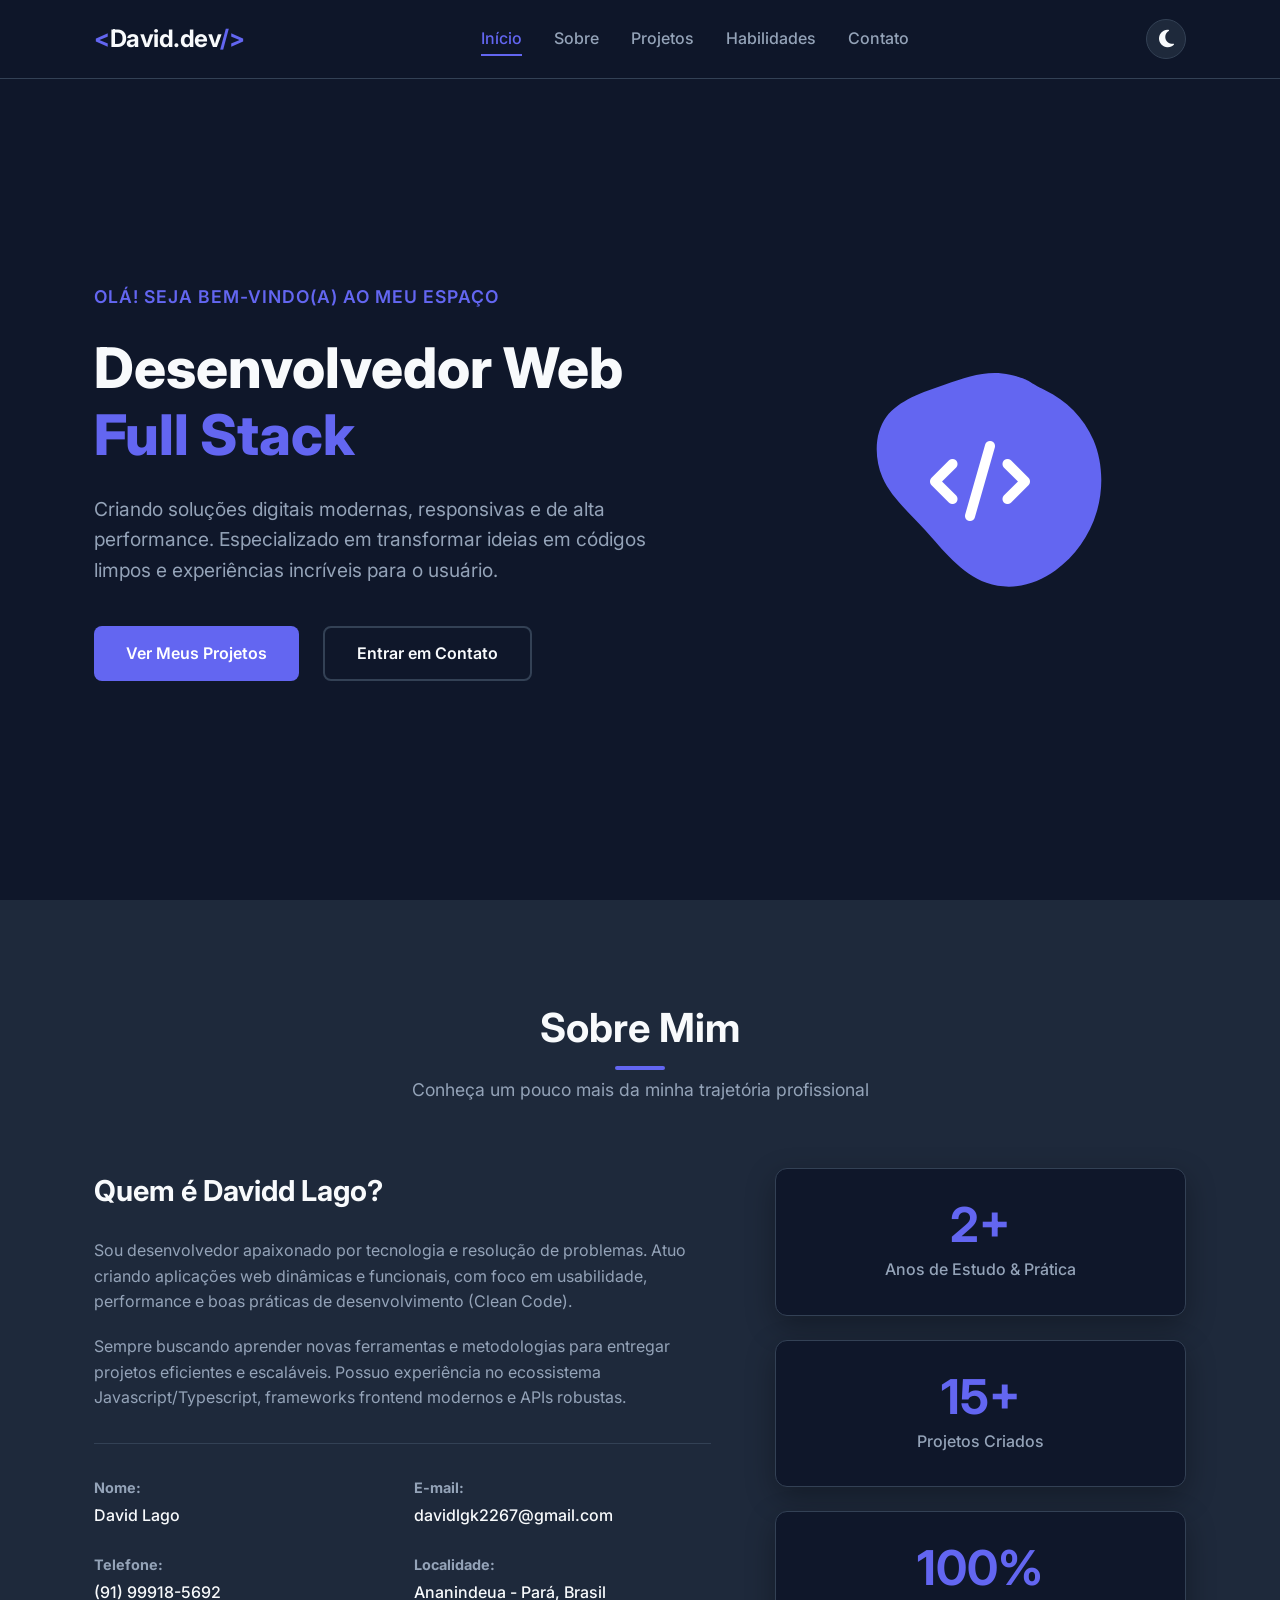
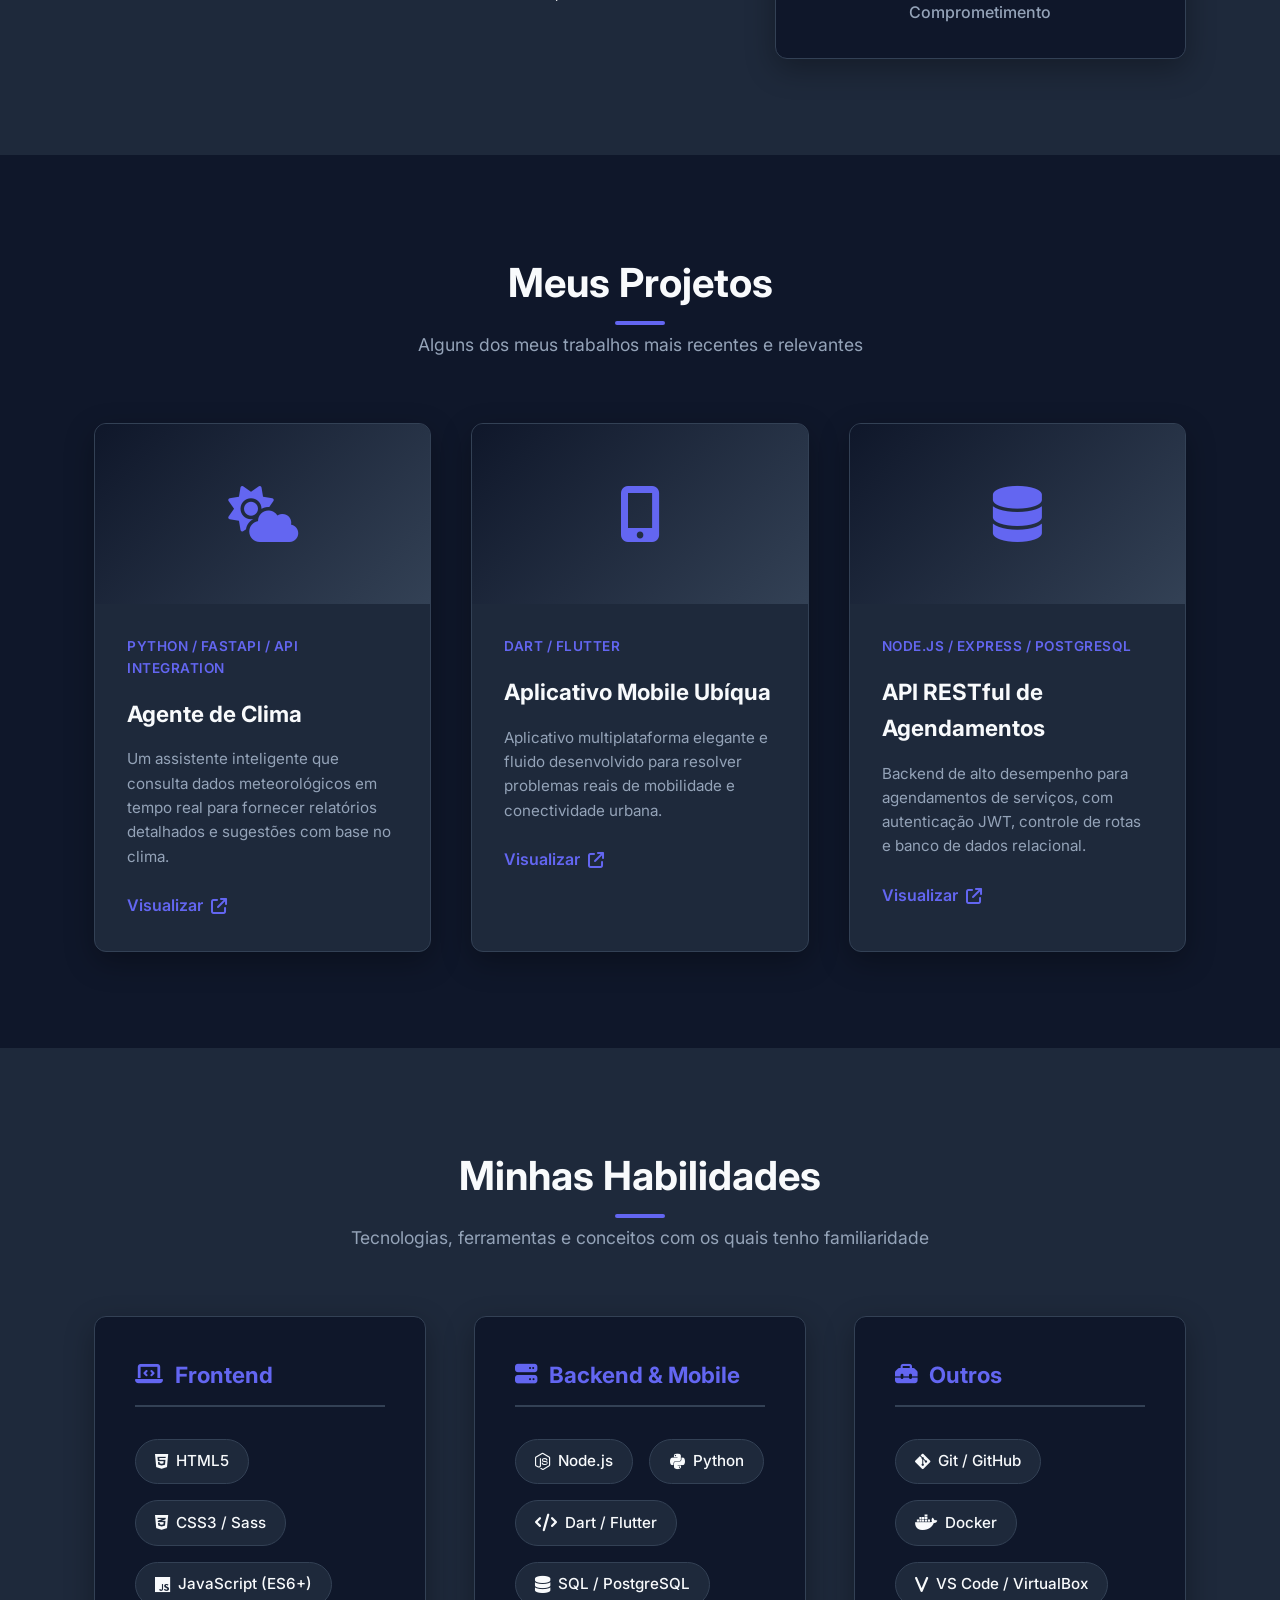
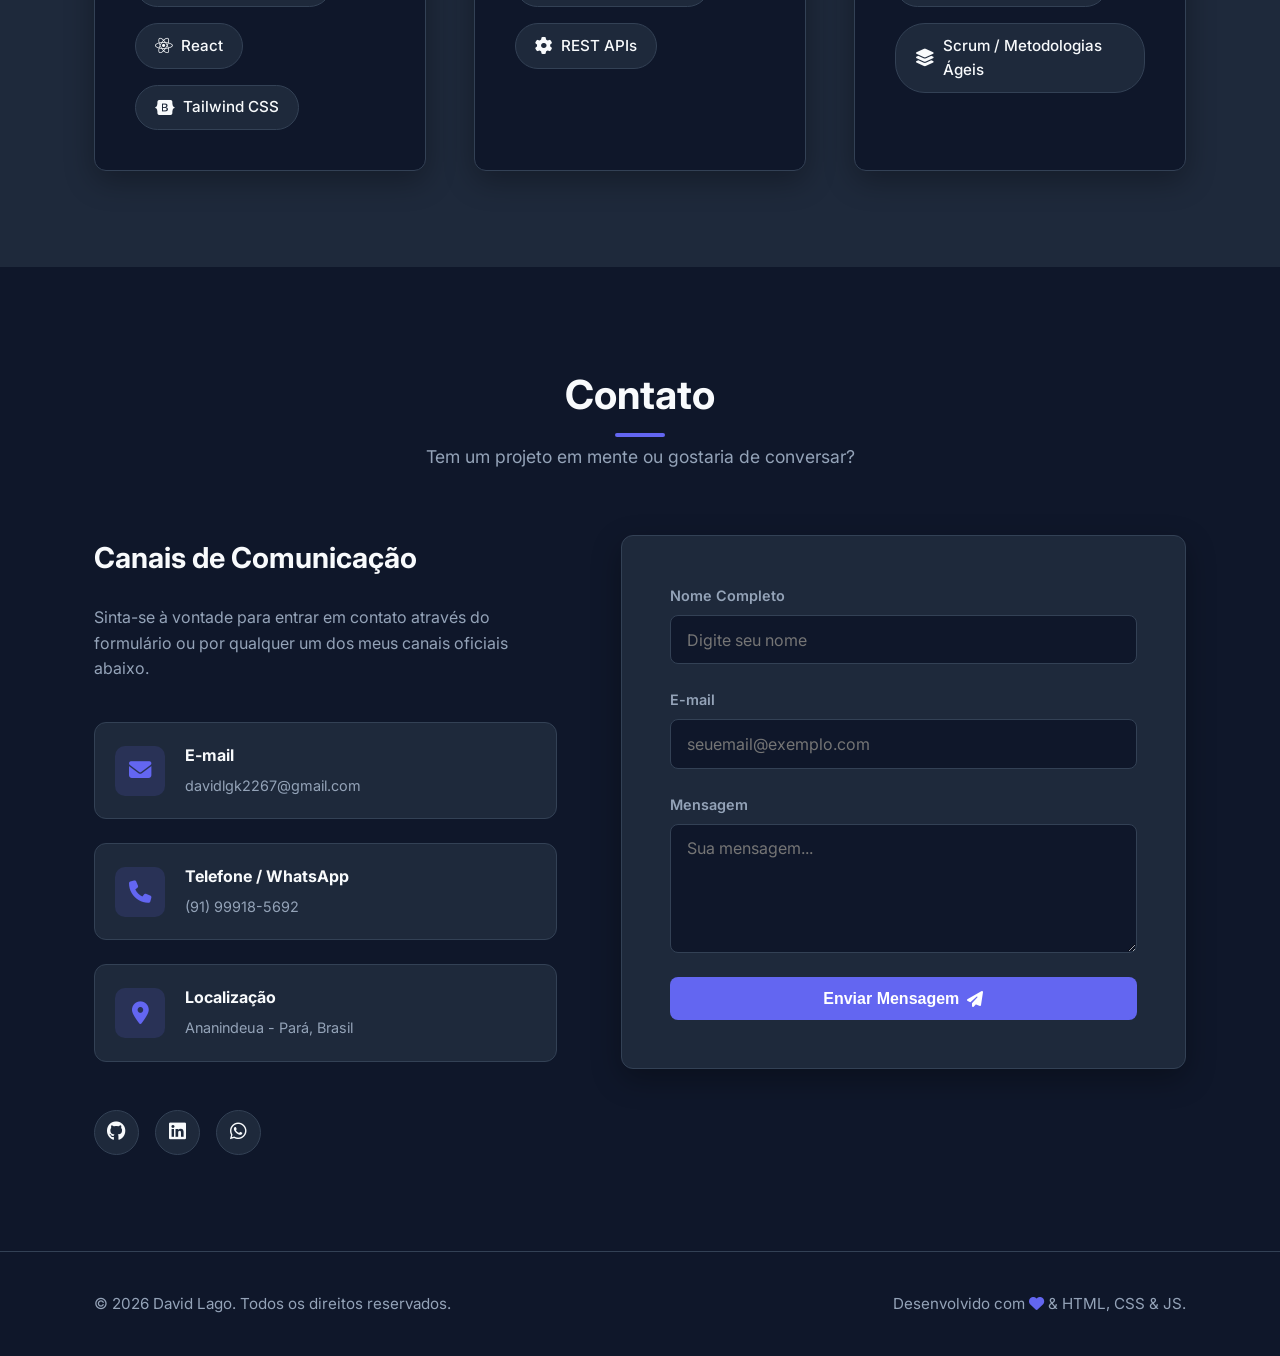
<file: index.html>
<!DOCTYPE html>
<html lang="pt-BR">
<head>
    <meta charset="UTF-8">
    <meta name="viewport" content="width=device-width, initial-scale=1.0">
    <title>Portfólio Profissional | Desenvolvedor Web</title>
    <!-- Google Fonts -->
    <link rel="preconnect" href="https://fonts.googleapis.com">
    <link rel="preconnect" href="https://fonts.gstatic.com" crossorigin>
    <link href="https://fonts.googleapis.com/css2?family=Inter:wght@300;400;500;600;700&display=swap" rel="stylesheet">
    <!-- Font Awesome for Icons -->
    <link rel="stylesheet" href="https://cdnjs.cloudflare.com/ajax/libs/font-awesome/6.4.0/css/all.min.css">
    <!-- Custom CSS -->
    <link rel="stylesheet" href="css/style.css">
</head>
<body>
    <!-- Header / Navigation -->
    <header class="header">
        <div class="container nav-container">
            <a href="#" class="logo"><span>&lt;</span>David.dev<span>/&gt;</span></a>
            <nav class="nav">
                <ul class="nav-list">
                    <li><a href="#home" class="nav-link active">Início</a></li>
                    <li><a href="#about" class="nav-link">Sobre</a></li>
                    <li><a href="#projects" class="nav-link">Projetos</a></li>
                    <li><a href="#skills" class="nav-link">Habilidades</a></li>
                    <li><a href="#contact" class="nav-link">Contato</a></li>
                </ul>
            </nav>
            <div class="theme-toggle-btn" id="theme-toggle" aria-label="Alternar tema">
                <i class="fa-solid fa-moon"></i>
            </div>
            <div class="menu-toggle" id="menu-toggle">
                <i class="fa-solid fa-bars"></i>
            </div>
        </div>
    </header>

    <main>
        <!-- Hero Section -->
        <section id="home" class="hero-section">
            <div class="container hero-container">
                <div class="hero-content">
                    <span class="hero-subtitle">Olá! Seja bem-vindo(a) ao meu espaço</span>
                    <h1 class="hero-title">Desenvolvedor Web <span>Full Stack</span></h1>
                    <p class="hero-text">
                        Criando soluções digitais modernas, responsivas e de alta performance. Especializado em transformar ideias em códigos limpos e experiências incríveis para o usuário.
                    </p>
                    <div class="hero-actions">
                        <a href="#projects" class="btn btn-primary">Ver Meus Projetos</a>
                        <a href="#contact" class="btn btn-secondary">Entrar em Contato</a>
                    </div>
                </div>
                <div class="hero-image-container">
                    <div class="hero-blob">
                        <!-- Standard beautiful SVG blob -->
                        <svg viewBox="0 0 200 200" xmlns="http://www.w3.org/2000/svg">
                            <path fill="var(--color-primary)" d="M41,-57.2C53.7,-51.1,65,-40.1,70.9,-26.3C76.8,-12.5,77.3,4,72.9,18.8C68.6,33.5,59.3,46.5,47.1,55.3C34.9,64,19.8,68.5,4,63C-11.7,57.5,-23.5,41.9,-34.5,29.8C-45.6,17.7,-55.9,9.1,-61,-2.9C-66.1,-15,-66.1,-30.5,-58.5,-40.8C-51,-51.1,-35.8,-56.2,-21.8,-61C-7.8,-65.8,5.1,-70.3,18.8,-67C32.4,-63.7,28.3,-63.3,41,-57.2Z" transform="translate(100 100)" />
                        </svg>
                        <div class="hero-avatar">
                            <i class="fa-solid fa-code"></i>
                        </div>
                    </div>
                </div>
            </div>
        </section>

        <!-- About Section -->
        <section id="about" class="about-section">
            <div class="container">
                <div class="section-header">
                    <h2 class="section-title">Sobre Mim</h2>
                    <p class="section-subtitle">Conheça um pouco mais da minha trajetória profissional</p>
                </div>
                <div class="about-grid">
                    <div class="about-info">
                        <h3>Quem é Davidd Lago?</h3>
                        <p>
                            Sou desenvolvedor apaixonado por tecnologia e resolução de problemas. Atuo criando aplicações web dinâmicas e funcionais, com foco em usabilidade, performance e boas práticas de desenvolvimento (Clean Code).
                        </p>
                        <p>
                            Sempre buscando aprender novas ferramentas e metodologias para entregar projetos eficientes e escaláveis. Possuo experiência no ecossistema Javascript/Typescript, frameworks frontend modernos e APIs robustas.
                        </p>
                        <div class="personal-details">
                            <div class="detail-item">
                                <strong>Nome:</strong>
                                <span>David Lago</span>
                            </div>
                            <div class="detail-item">
                                <strong>E-mail:</strong>
                                <span>davidlgk2267@gmail.com</span>
                            </div>
                            <div class="detail-item">
                                <strong>Telefone:</strong>
                                <span>(91) 99918-5692</span>
                            </div>
                            <div class="detail-item">
                                <strong>Localidade:</strong>
                                <span>Ananindeua - Pará, Brasil</span>
                            </div>
                        </div>
                    </div>
                    <div class="about-stats">
                        <div class="stat-card">
                            <span class="stat-number">2+</span>
                            <span class="stat-label">Anos de Estudo & Prática</span>
                        </div>
                        <div class="stat-card">
                            <span class="stat-number">15+</span>
                            <span class="stat-label">Projetos Criados</span>
                        </div>
                        <div class="stat-card">
                            <span class="stat-number">100%</span>
                            <span class="stat-label">Comprometimento</span>
                        </div>
                    </div>
                </div>
            </div>
        </section>

        <!-- Projects Section -->
        <section id="projects" class="projects-section">
            <div class="container">
                <div class="section-header">
                    <h2 class="section-title">Meus Projetos</h2>
                    <p class="section-subtitle">Alguns dos meus trabalhos mais recentes e relevantes</p>
                </div>
                <div class="projects-grid">
                    <!-- Project 1 -->
                    <div class="project-card">
                        <div class="project-img-placeholder">
                            <i class="fa-solid fa-cloud-sun"></i>
                        </div>
                        <div class="project-content">
                            <span class="project-tech">Python / FastAPI / API Integration</span>
                            <h3 class="project-title">Agente de Clima</h3>
                            <p class="project-description">
                                Um assistente inteligente que consulta dados meteorológicos em tempo real para fornecer relatórios detalhados e sugestões com base no clima.
                            </p>
                            <a href="#" class="project-link">Visualizar <i class="fa-solid fa-arrow-up-right-from-square"></i></a>
                        </div>
                    </div>
                    <!-- Project 2 -->
                    <div class="project-card">
                        <div class="project-img-placeholder">
                            <i class="fa-solid fa-mobile-screen-button"></i>
                        </div>
                        <div class="project-content">
                            <span class="project-tech">Dart / Flutter</span>
                            <h3 class="project-title">Aplicativo Mobile Ubíqua</h3>
                            <p class="project-description">
                                Aplicativo multiplataforma elegante e fluido desenvolvido para resolver problemas reais de mobilidade e conectividade urbana.
                            </p>
                            <a href="#" class="project-link">Visualizar <i class="fa-solid fa-arrow-up-right-from-square"></i></a>
                        </div>
                    </div>
                    <!-- Project 3 -->
                    <div class="project-card">
                        <div class="project-img-placeholder">
                            <i class="fa-solid fa-database"></i>
                        </div>
                        <div class="project-content">
                            <span class="project-tech">Node.js / Express / PostgreSQL</span>
                            <h3 class="project-title">API RESTful de Agendamentos</h3>
                            <p class="project-description">
                                Backend de alto desempenho para agendamentos de serviços, com autenticação JWT, controle de rotas e banco de dados relacional.
                            </p>
                            <a href="#" class="project-link">Visualizar <i class="fa-solid fa-arrow-up-right-from-square"></i></a>
                        </div>
                    </div>
                </div>
            </div>
        </section>

        <!-- Skills Section -->
        <section id="skills" class="skills-section">
            <div class="container">
                <div class="section-header">
                    <h2 class="section-title">Minhas Habilidades</h2>
                    <p class="section-subtitle">Tecnologias, ferramentas e conceitos com os quais tenho familiaridade</p>
                </div>
                <div class="skills-grid">
                    <!-- Frontend -->
                    <div class="skills-category">
                        <h3 class="category-title"><i class="fa-solid fa-laptop-code"></i> Frontend</h3>
                        <div class="skills-list">
                            <div class="skill-tag"><i class="fa-brands fa-html5"></i> HTML5</div>
                            <div class="skill-tag"><i class="fa-brands fa-css3-alt"></i> CSS3 / Sass</div>
                            <div class="skill-tag"><i class="fa-brands fa-js"></i> JavaScript (ES6+)</div>
                            <div class="skill-tag"><i class="fa-brands fa-react"></i> React</div>
                            <div class="skill-tag"><i class="fa-brands fa-bootstrap"></i> Tailwind CSS</div>
                        </div>
                    </div>
                    <!-- Backend & Mobile -->
                    <div class="skills-category">
                        <h3 class="category-title"><i class="fa-solid fa-server"></i> Backend & Mobile</h3>
                        <div class="skills-list">
                            <div class="skill-tag"><i class="fa-brands fa-node-js"></i> Node.js</div>
                            <div class="skill-tag"><i class="fa-brands fa-python"></i> Python</div>
                            <div class="skill-tag"><i class="fa-solid fa-code"></i> Dart / Flutter</div>
                            <div class="skill-tag"><i class="fa-solid fa-database"></i> SQL / PostgreSQL</div>
                            <div class="skill-tag"><i class="fa-solid fa-gear"></i> REST APIs</div>
                        </div>
                    </div>
                    <!-- Ferramentas -->
                    <div class="skills-category">
                        <h3 class="category-title"><i class="fa-solid fa-toolbox"></i> Outros</h3>
                        <div class="skills-list">
                            <div class="skill-tag"><i class="fa-brands fa-git-alt"></i> Git / GitHub</div>
                            <div class="skill-tag"><i class="fa-brands fa-docker"></i> Docker</div>
                            <div class="skill-tag"><i class="fa-solid fa-v"></i> VS Code / VirtualBox</div>
                            <div class="skill-tag"><i class="fa-solid fa-layer-group"></i> Scrum / Metodologias Ágeis</div>
                        </div>
                    </div>
                </div>
            </div>
        </section>

        <!-- Contact Section -->
        <section id="contact" class="contact-section">
            <div class="container">
                <div class="section-header">
                    <h2 class="section-title">Contato</h2>
                    <p class="section-subtitle">Tem um projeto em mente ou gostaria de conversar?</p>
                </div>
                <div class="contact-grid">
                    <div class="contact-info">
                        <h3>Canais de Comunicação</h3>
                        <p>Sinta-se à vontade para entrar em contato através do formulário ou por qualquer um dos meus canais oficiais abaixo.</p>
                        <div class="contact-methods">
                            <a href="mailto:lucas2008xyz@gmail.com" class="contact-method-item">
                                <div class="icon"><i class="fa-solid fa-envelope"></i></div>
                                <div>
                                    <h4>E-mail</h4>
                                    <span>davidlgk2267@gmail.com</span>
                                </div>
                            </a>
                            <a href="tel:+5591989718016" class="contact-method-item">
                                <div class="icon"><i class="fa-solid fa-phone"></i></div>
                                <div>
                                    <h4>Telefone / WhatsApp</h4>
                                    <span>(91) 99918-5692</span>
                                </div>
                            </a>
                            <div class="contact-method-item">
                                <div class="icon"><i class="fa-solid fa-location-dot"></i></div>
                                <div>
                                    <h4>Localização</h4>
                                    <span>Ananindeua - Pará, Brasil</span>
                                </div>
                            </div>
                        </div>
                        <div class="social-links">
                            <a href="#" aria-label="GitHub"><i class="fa-brands fa-github"></i></a>
                            <a href="#" aria-label="LinkedIn"><i class="fa-brands fa-linkedin"></i></a>
                            <a href="https://wa.me/5591989718016" target="_blank" aria-label="WhatsApp"><i class="fa-brands fa-whatsapp"></i></a>
                        </div>
                    </div>
                    <div class="contact-form-container">
                        <form id="contact-form" class="contact-form">
                            <div class="form-group">
                                <label for="name">Nome Completo</label>
                                <input type="text" id="name" name="name" required placeholder="Digite seu nome">
                            </div>
                            <div class="form-group">
                                <label for="email">E-mail</label>
                                <input type="email" id="email" name="email" required placeholder="seuemail@exemplo.com">
                            </div>
                            <div class="form-group">
                                <label for="message">Mensagem</label>
                                <textarea id="message" name="message" rows="5" required placeholder="Sua mensagem..."></textarea>
                            </div>
                            <button type="submit" class="btn btn-primary btn-block">Enviar Mensagem <i class="fa-solid fa-paper-plane"></i></button>
                        </form>
                    </div>
                </div>
            </div>
        </section>
    </main>

    <!-- Footer -->
    <footer class="footer-bottom">
        <div class="container footer-container">
            <p>&copy; 2026 David Lago. Todos os direitos reservados.</p>
            <p>Desenvolvido com <i class="fa-solid fa-heart" style="color: var(--color-primary);"></i> & HTML, CSS & JS.</p>
        </div>
    </footer>

    <!-- Custom Script -->
    <script src="js/script.js"></script>
</body>
</html>
</file>
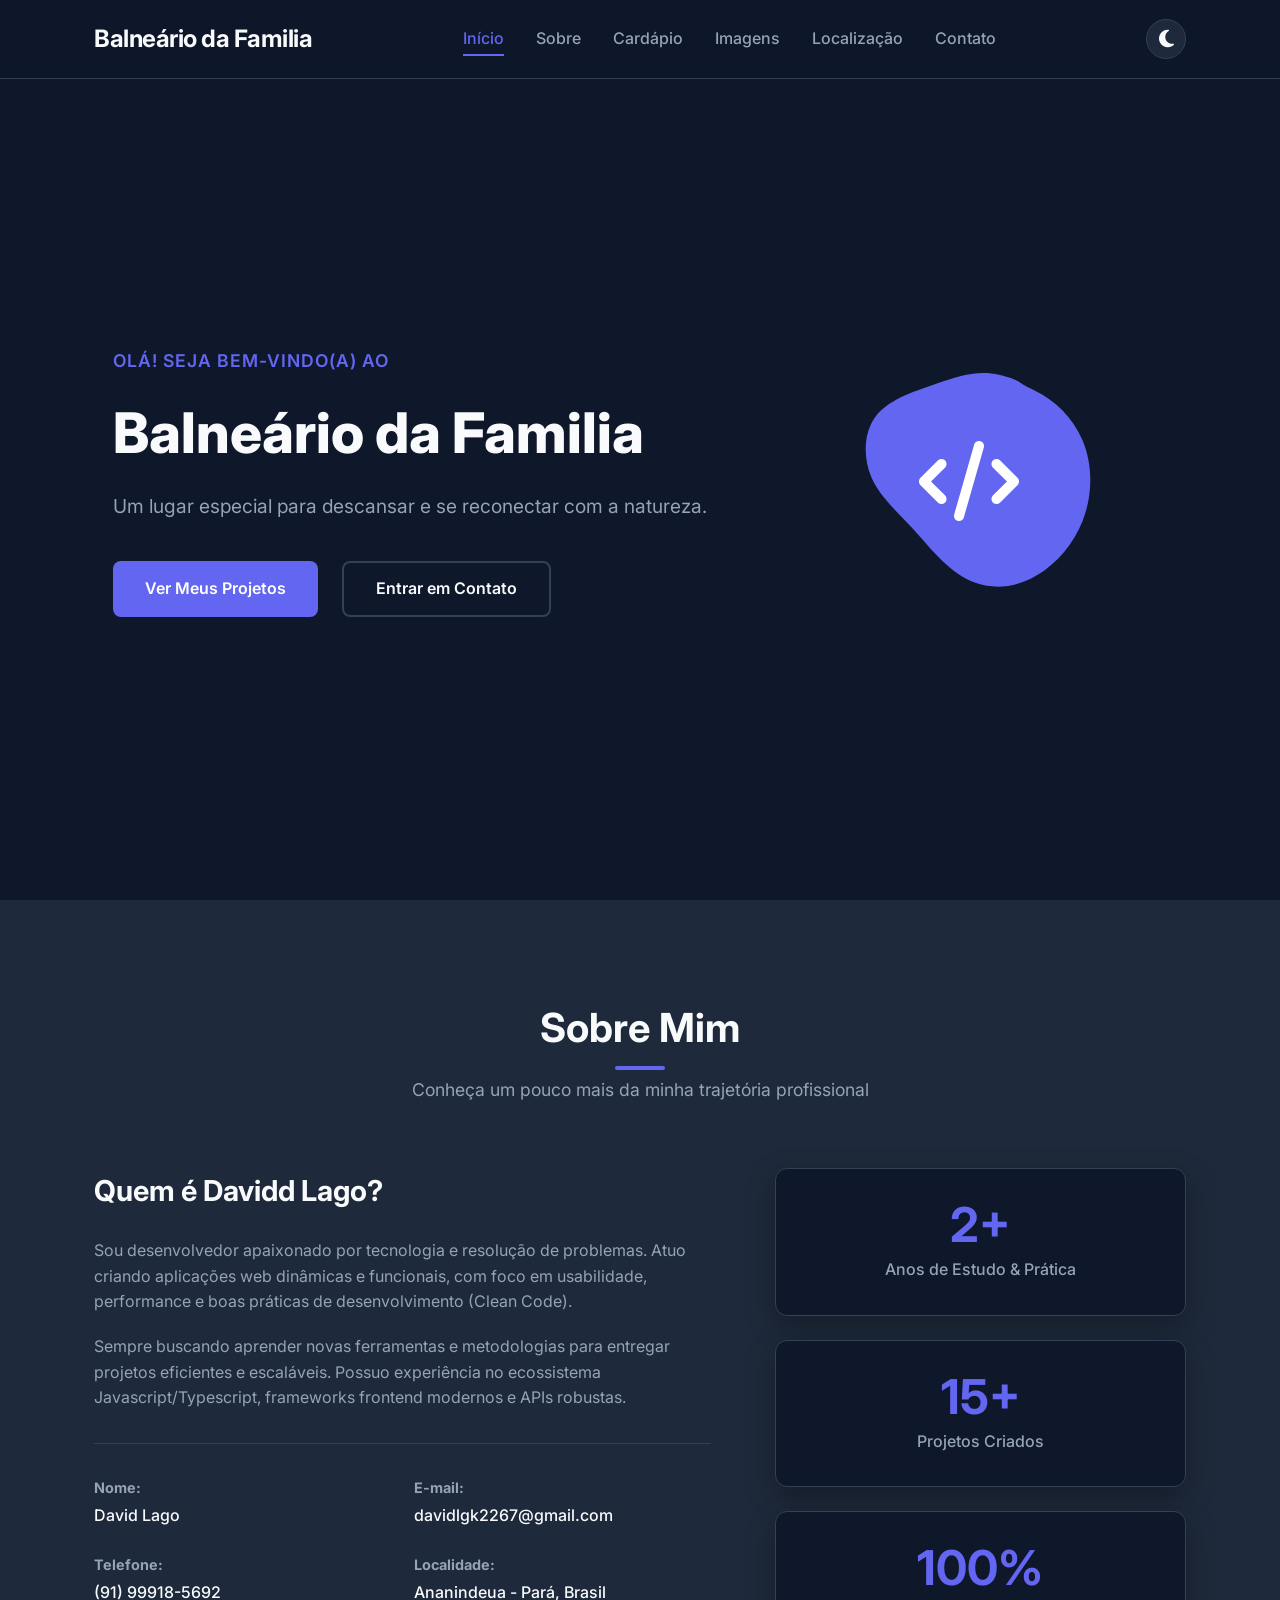
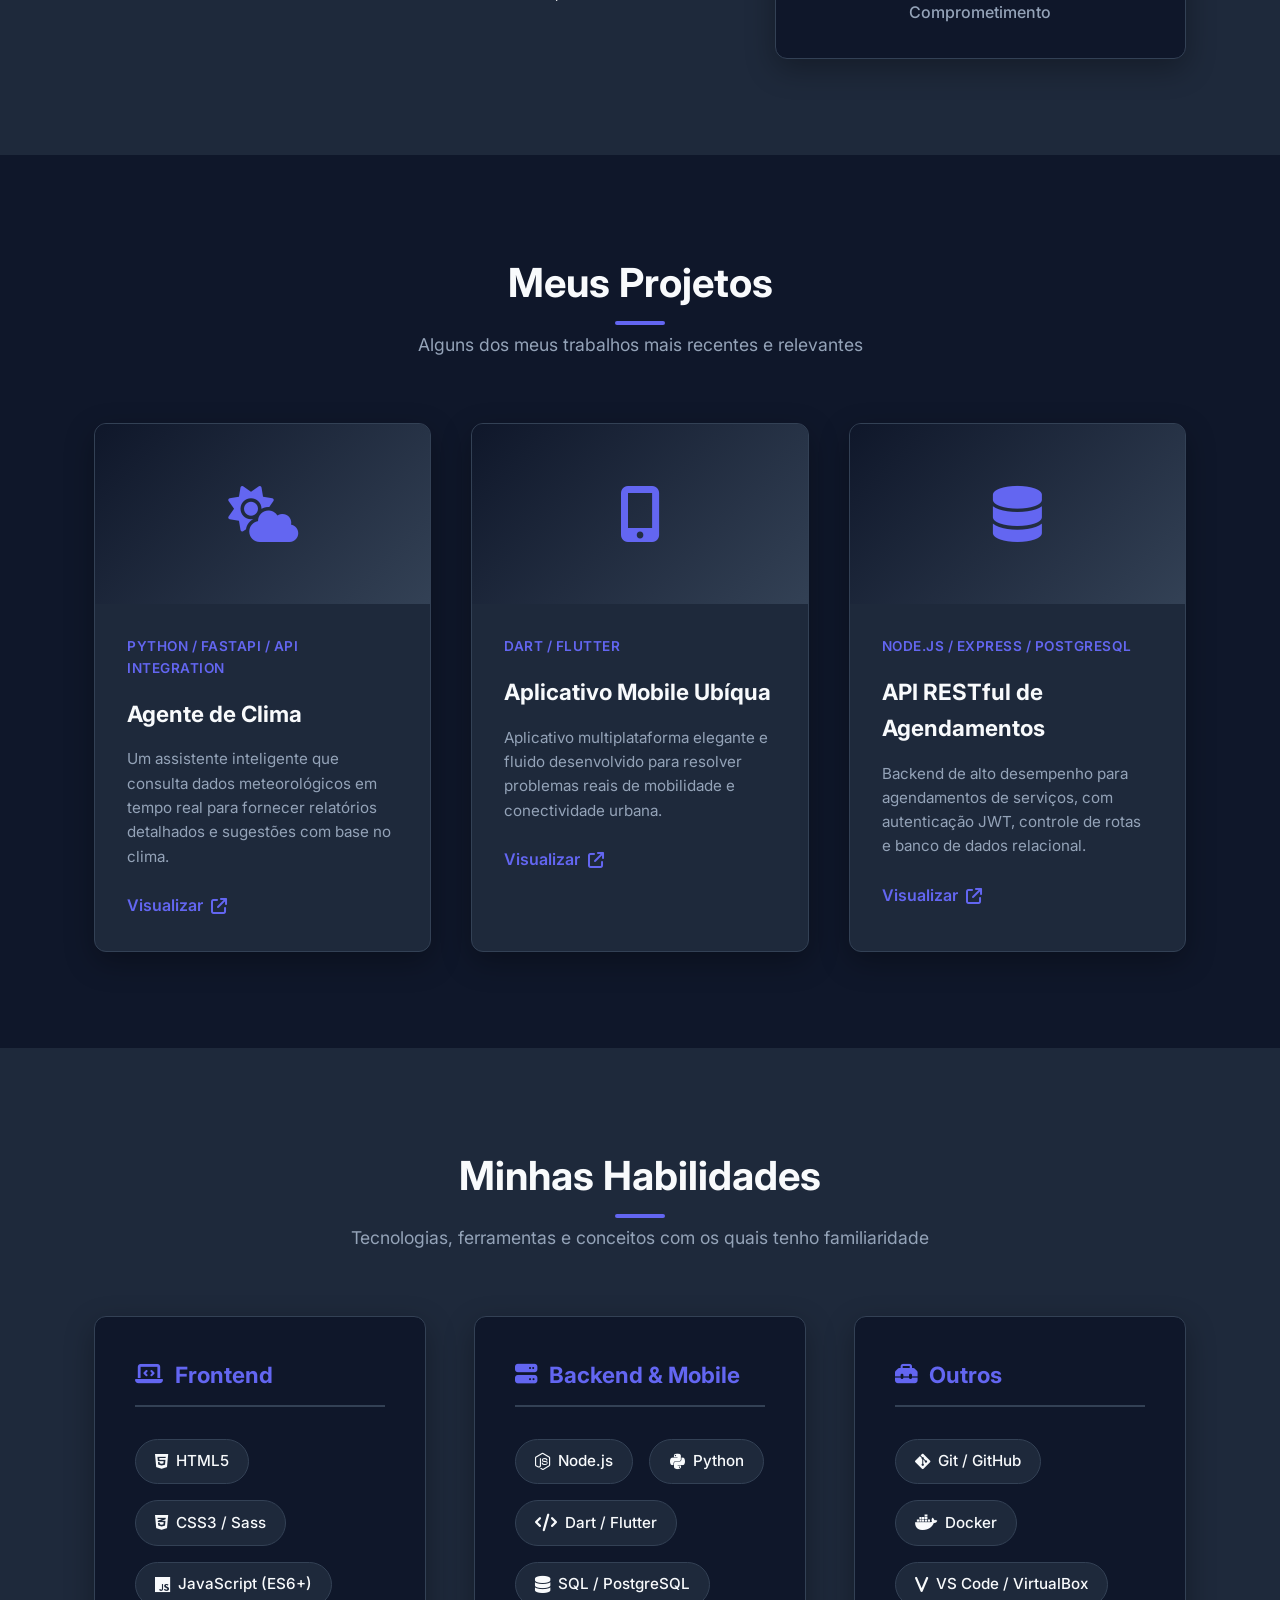
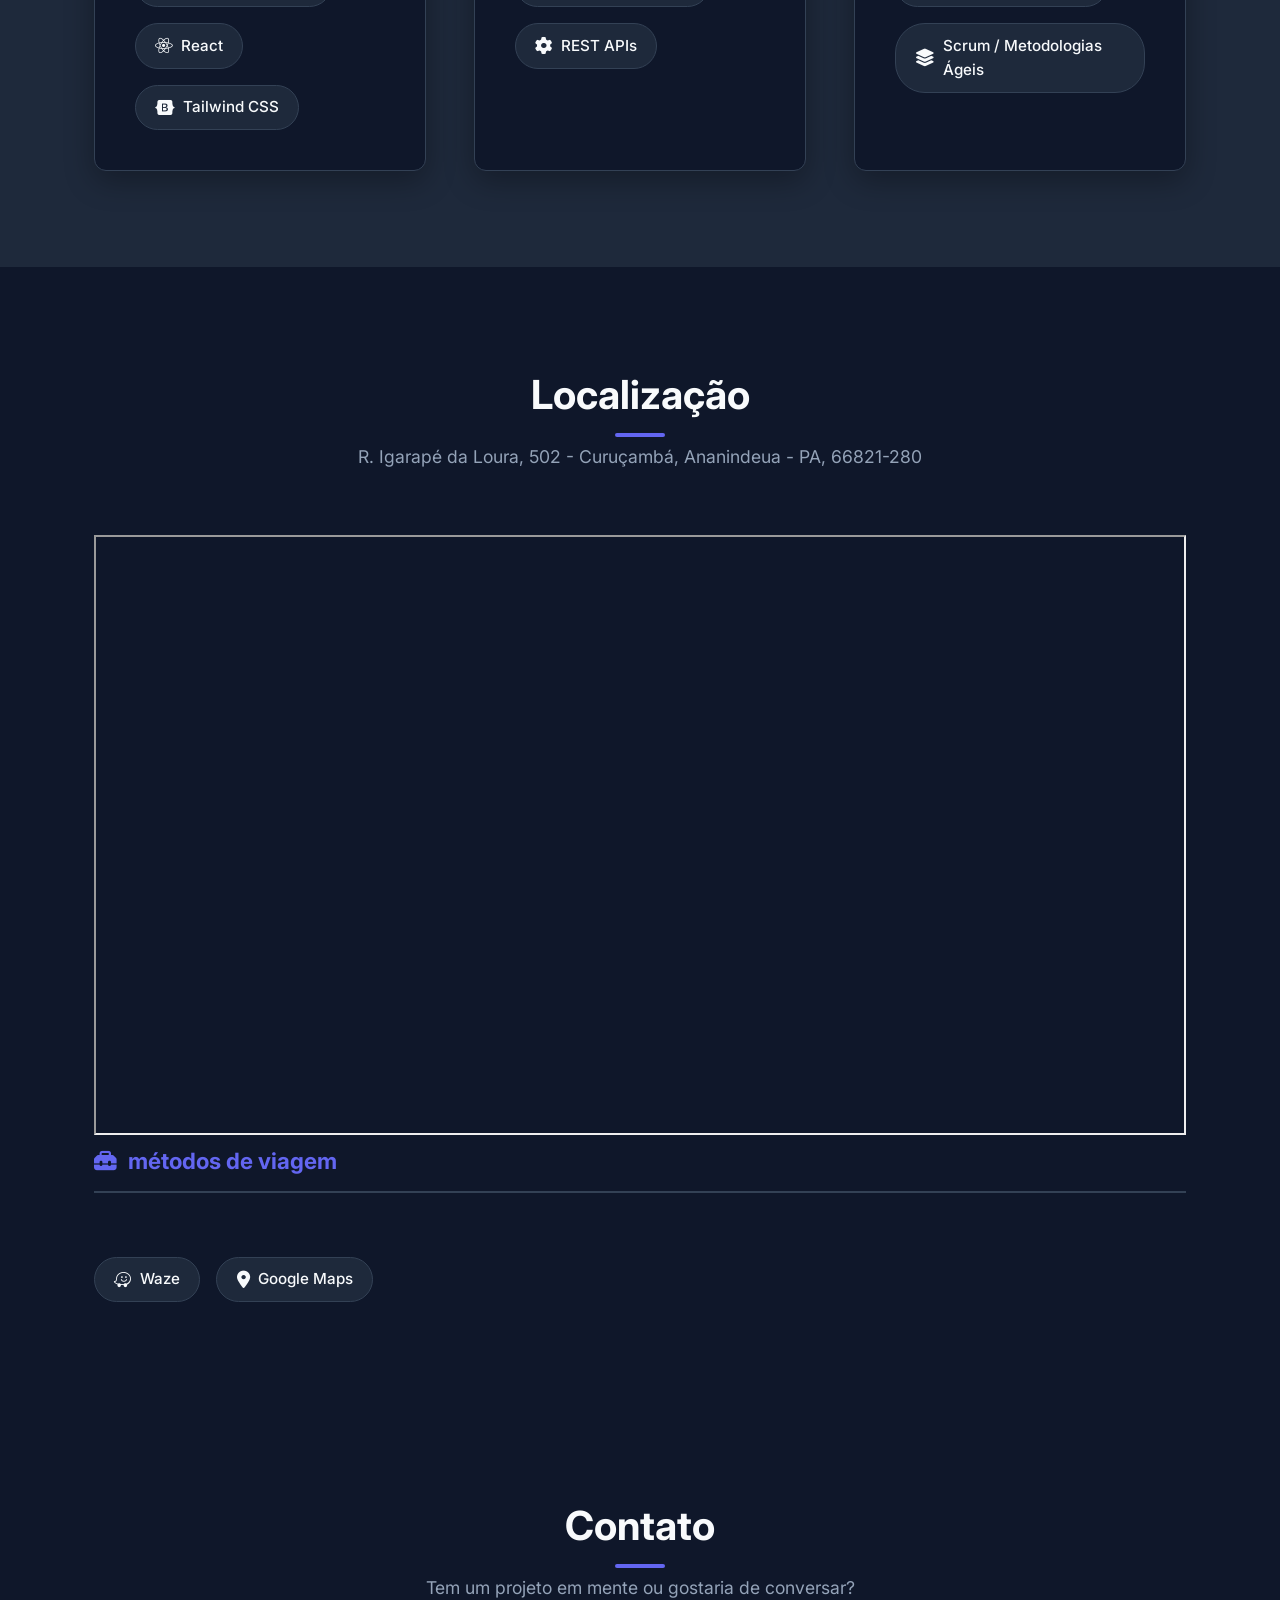
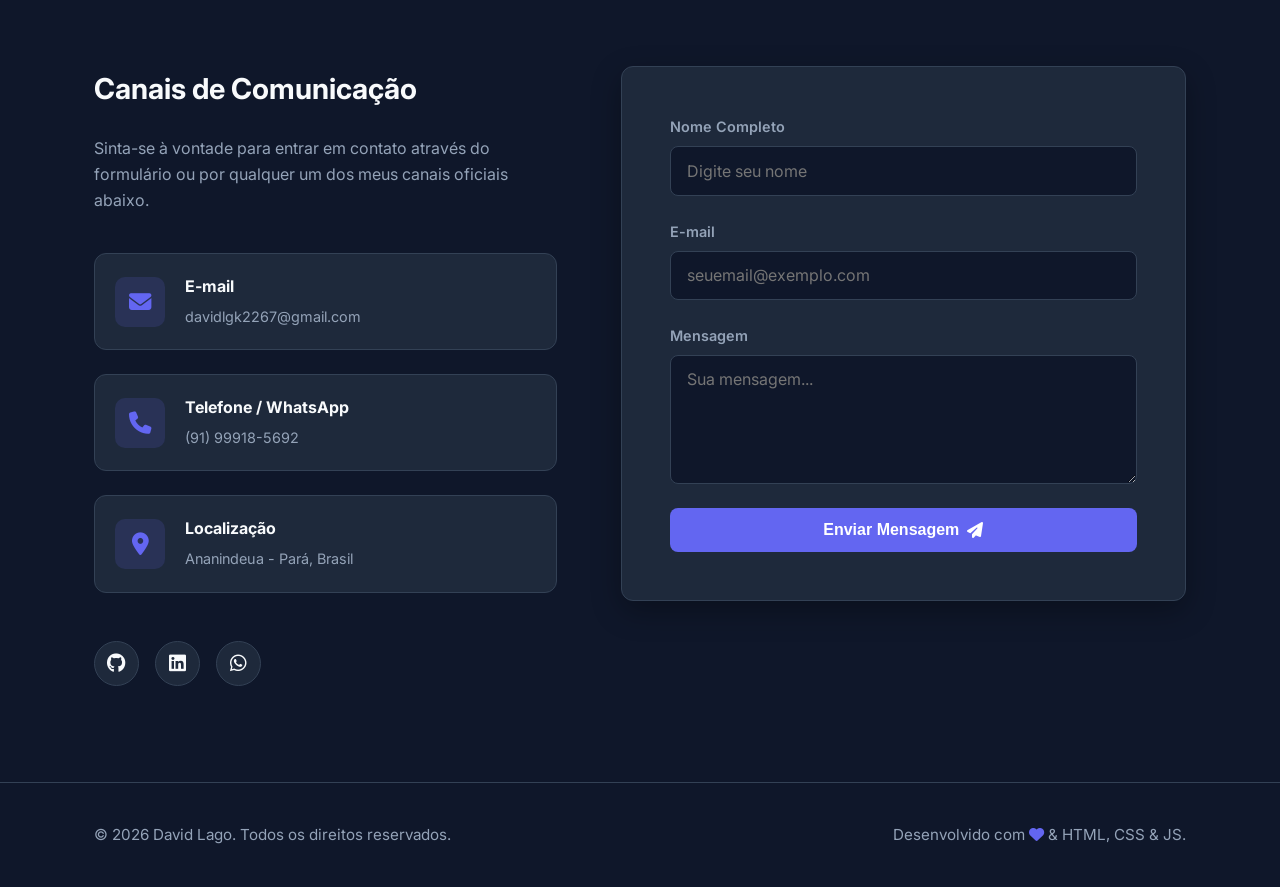
<file: index2.html>
<!DOCTYPE html>
<html lang="pt-BR">
<head>
    <meta charset="UTF-8">
    <meta name="viewport" content="width=device-width, initial-scale=1.0">
    <title>Portfólio Profissional | Desenvolvedor Web</title>
    <!-- Google Fonts -->
    <link rel="preconnect" href="https://fonts.googleapis.com">
    <link rel="preconnect" href="https://fonts.gstatic.com" crossorigin>
    <link href="https://fonts.googleapis.com/css2?family=Inter:wght@300;400;500;600;700&display=swap" rel="stylesheet">
    <!-- Font Awesome for Icons -->
    <link rel="stylesheet" href="https://cdnjs.cloudflare.com/ajax/libs/font-awesome/6.4.0/css/all.min.css">
    <!-- Custom CSS -->
    <link rel="stylesheet" href="css/style.css">
</head>
<body>
    <!-- Header / Navigation -->
    <header class="header">
        <div class="container nav-container">
            <a href="#" class="logo"><span></span>Balneário da Familia<span></span></a>
            <nav class="nav">
                <ul class="nav-list">
                    <li><a href="#home" class="nav-link active">Início</a></li>
                    <li><a href="#about" class="nav-link">Sobre</a></li>
                    <li><a href="#projects" class="nav-link">Cardápio</a></li>
                    <li><a href="#skills" class="nav-link">Imagens</a></li>
                    <li><a href="#location" class="nav-link">Localização</a></li>
                    <li><a href="#contact" class="nav-link">Contato</a></li>
                </ul>
            </nav>
            <div class="theme-toggle-btn" id="theme-toggle" aria-label="Alternar tema">
                <i class="fa-solid fa-moon"></i>
            </div>
            <div class="menu-toggle" id="menu-toggle">
                <i class="fa-solid fa-bars"></i>
            </div>
        </div>
    </header>

    <main>
        <!-- Hero Section -->
        <section id="home" class="hero-section">
            <div class="container hero-container">
                <div class="hero-content">
                    <span class="hero-subtitle">Olá! Seja bem-vindo(a) ao</span>
                    <h1 class="hero-title">Balneário da Familia</h1>
                    <p class="hero-text">
                        Um lugar especial para descansar e se reconectar com a natureza.
                    </p>
                    <div class="hero-actions">
                        <a href="#projects" class="btn btn-primary">Ver Meus Projetos</a>
                        <a href="#contact" class="btn btn-secondary">Entrar em Contato</a>
                    </div>
                </div>
                <div class="hero-image-container">
                    <div class="hero-blob">
                        <!-- Standard beautiful SVG blob -->
                        <svg viewBox="0 0 200 200" xmlns="http://www.w3.org/2000/svg">
                            <path fill="var(--color-primary)" d="M41,-57.2C53.7,-51.1,65,-40.1,70.9,-26.3C76.8,-12.5,77.3,4,72.9,18.8C68.6,33.5,59.3,46.5,47.1,55.3C34.9,64,19.8,68.5,4,63C-11.7,57.5,-23.5,41.9,-34.5,29.8C-45.6,17.7,-55.9,9.1,-61,-2.9C-66.1,-15,-66.1,-30.5,-58.5,-40.8C-51,-51.1,-35.8,-56.2,-21.8,-61C-7.8,-65.8,5.1,-70.3,18.8,-67C32.4,-63.7,28.3,-63.3,41,-57.2Z" transform="translate(100 100)" />
                        </svg>
                        <div class="hero-avatar">
                            <i class="fa-solid fa-code"></i>
                        </div>
                    </div>
                </div>
            </div>
        </section>

        <!-- About Section -->
        <section id="about" class="about-section">
            <div class="container">
                <div class="section-header">
                    <h2 class="section-title">Sobre Mim</h2>
                    <p class="section-subtitle">Conheça um pouco mais da minha trajetória profissional</p>
                </div>
                <div class="about-grid">
                    <div class="about-info">
                        <h3>Quem é Davidd Lago?</h3>
                        <p>
                            Sou desenvolvedor apaixonado por tecnologia e resolução de problemas. Atuo criando aplicações web dinâmicas e funcionais, com foco em usabilidade, performance e boas práticas de desenvolvimento (Clean Code).
                        </p>
                        <p>
                            Sempre buscando aprender novas ferramentas e metodologias para entregar projetos eficientes e escaláveis. Possuo experiência no ecossistema Javascript/Typescript, frameworks frontend modernos e APIs robustas.
                        </p>
                        <div class="personal-details">
                            <div class="detail-item">
                                <strong>Nome:</strong>
                                <span>David Lago</span>
                            </div>
                            <div class="detail-item">
                                <strong>E-mail:</strong>
                                <span>davidlgk2267@gmail.com</span>
                            </div>
                            <div class="detail-item">
                                <strong>Telefone:</strong>
                                <span>(91) 99918-5692</span>
                            </div>
                            <div class="detail-item">
                                <strong>Localidade:</strong>
                                <span>Ananindeua - Pará, Brasil</span>
                            </div>
                        </div>
                    </div>
                    <div class="about-stats">
                        <div class="stat-card">
                            <span class="stat-number">2+</span>
                            <span class="stat-label">Anos de Estudo & Prática</span>
                        </div>
                        <div class="stat-card">
                            <span class="stat-number">15+</span>
                            <span class="stat-label">Projetos Criados</span>
                        </div>
                        <div class="stat-card">
                            <span class="stat-number">100%</span>
                            <span class="stat-label">Comprometimento</span>
                        </div>
                    </div>
                </div>
            </div>
        </section>

        <!-- Projects Section -->
        <section id="projects" class="projects-section">
            <div class="container">
                <div class="section-header">
                    <h2 class="section-title">Meus Projetos</h2>
                    <p class="section-subtitle">Alguns dos meus trabalhos mais recentes e relevantes</p>
                </div>
                <div class="projects-grid">
                    <!-- Project 1 -->
                    <div class="project-card">
                        <div class="project-img-placeholder">
                            <i class="fa-solid fa-cloud-sun"></i>
                        </div>
                        <div class="project-content">
                            <span class="project-tech">Python / FastAPI / API Integration</span>
                            <h3 class="project-title">Agente de Clima</h3>
                            <p class="project-description">
                                Um assistente inteligente que consulta dados meteorológicos em tempo real para fornecer relatórios detalhados e sugestões com base no clima.
                            </p>
                            <a href="#" class="project-link">Visualizar <i class="fa-solid fa-arrow-up-right-from-square"></i></a>
                        </div>
                    </div>
                    <!-- Project 2 -->
                    <div class="project-card">
                        <div class="project-img-placeholder">
                            <i class="fa-solid fa-mobile-screen-button"></i>
                        </div>
                        <div class="project-content">
                            <span class="project-tech">Dart / Flutter</span>
                            <h3 class="project-title">Aplicativo Mobile Ubíqua</h3>
                            <p class="project-description">
                                Aplicativo multiplataforma elegante e fluido desenvolvido para resolver problemas reais de mobilidade e conectividade urbana.
                            </p>
                            <a href="#" class="project-link">Visualizar <i class="fa-solid fa-arrow-up-right-from-square"></i></a>
                        </div>
                    </div>
                    <!-- Project 3 -->
                    <div class="project-card">
                        <div class="project-img-placeholder">
                            <i class="fa-solid fa-database"></i>
                        </div>
                        <div class="project-content">
                            <span class="project-tech">Node.js / Express / PostgreSQL</span>
                            <h3 class="project-title">API RESTful de Agendamentos</h3>
                            <p class="project-description">
                                Backend de alto desempenho para agendamentos de serviços, com autenticação JWT, controle de rotas e banco de dados relacional.
                            </p>
                            <a href="#" class="project-link">Visualizar <i class="fa-solid fa-arrow-up-right-from-square"></i></a>
                        </div>
                    </div>
                </div>
            </div>
        </section>

        <!-- Skills Section -->
        <section id="skills" class="skills-section">
            <div class="container">
                <div class="section-header">
                    <h2 class="section-title">Minhas Habilidades</h2>
                    <p class="section-subtitle">Tecnologias, ferramentas e conceitos com os quais tenho familiaridade</p>
                </div>
                <div class="skills-grid">
                    <!-- Frontend -->
                    <div class="skills-category">
                        <h3 class="category-title"><i class="fa-solid fa-laptop-code"></i> Frontend</h3>
                        <div class="skills-list">
                            <div class="skill-tag"><i class="fa-brands fa-html5"></i> HTML5</div>
                            <div class="skill-tag"><i class="fa-brands fa-css3-alt"></i> CSS3 / Sass</div>
                            <div class="skill-tag"><i class="fa-brands fa-js"></i> JavaScript (ES6+)</div>
                            <div class="skill-tag"><i class="fa-brands fa-react"></i> React</div>
                            <div class="skill-tag"><i class="fa-brands fa-bootstrap"></i> Tailwind CSS</div>
                        </div>
                    </div>
                    <!-- Backend & Mobile -->
                    <div class="skills-category">
                        <h3 class="category-title"><i class="fa-solid fa-server"></i> Backend & Mobile</h3>
                        <div class="skills-list">
                            <div class="skill-tag"><i class="fa-brands fa-node-js"></i> Node.js</div>
                            <div class="skill-tag"><i class="fa-brands fa-python"></i> Python</div>
                            <div class="skill-tag"><i class="fa-solid fa-code"></i> Dart / Flutter</div>
                            <div class="skill-tag"><i class="fa-solid fa-database"></i> SQL / PostgreSQL</div>
                            <div class="skill-tag"><i class="fa-solid fa-gear"></i> REST APIs</div>
                        </div>
                    </div>
                    <!-- Ferramentas -->
                    <div class="skills-category">
                        <h3 class="category-title"><i class="fa-solid fa-toolbox"></i> Outros</h3>
                        <div class="skills-list">
                            <div class="skill-tag"><i class="fa-brands fa-git-alt"></i> Git / GitHub</div>
                            <div class="skill-tag"><i class="fa-brands fa-docker"></i> Docker</div>
                            <div class="skill-tag"><i class="fa-solid fa-v"></i> VS Code / VirtualBox</div>
                            <div class="skill-tag"><i class="fa-solid fa-layer-group"></i> Scrum / Metodologias Ágeis</div>
                        </div>
                    </div>
                </div>
            </div>
        </section>

        <!-- Location -->
        <section id="location" class="location-section">
            <div class="container">
                <div class="section-header">
                    <h2 class="section-title">Localização</h2>
                    <p class="section-subtitle">R. Igarapé da Loura, 502 - Curuçambá, Ananindeua - PA, 66821-280</p>
                </div>
                <div class="maps">
                    <iframe src="https://www.google.com/maps/embed?pb=!1m18!1m12!1m3!1d1000.882187091168!2d-48.36515568518486!3d-1.3659825989050246!2m3!1f0!2f0!3f0!3m2!1i1024!2i768!4f13.1!3m3!1m2!1s0x92a5c7e8b9e8b9e8%3A0x8b9e8b9e8b9e8b9e!2sR.%20Igarap%C3%A9%20da%20Loura%2C%20502%20-%20Curu%C3%A7amb%C3%A1%2C%20Ananindeua%20-%20PA%2C%2066821-280!5e0!3m2!1spt-BR!2sbr!4v1697040000000" 
                    width="100%" 
                    height="600" 
                    style="border:1;" 
                    allowfullscreen="" 
                    loading="lazy" 
                    referrerpolicy="no-referrer-when-downgrade">
                    </iframe>
                </div>

                <div class="bottons-section">
                        <h3 class="category-title"><i class="fa-solid fa-toolbox"></i> métodos de viagem</h3>
                        <div class="skills-list">
                            <div class="skill-tag"><i class="fa-brands fa-waze"></i> Waze</div>
                            <div class="skill-tag"><i class="fa-solid fa-location-dot"></i> Google Maps</div>                     
                        </div>
                    </div>
            </div>
        </section>


        <!-- Contact Section -->
        <section id="contact" class="contact-section">
            <div class="container">
                <div class="section-header">
                    <h2 class="section-title">Contato</h2>
                    <p class="section-subtitle">Tem um projeto em mente ou gostaria de conversar?</p>
                </div>
                <div class="contact-grid">
                    <div class="contact-info">
                        <h3>Canais de Comunicação</h3>
                        <p>Sinta-se à vontade para entrar em contato através do formulário ou por qualquer um dos meus canais oficiais abaixo.</p>
                        <div class="contact-methods">
                            <a href="mailto:lucas2008xyz@gmail.com" class="contact-method-item">
                                <div class="icon"><i class="fa-solid fa-envelope"></i></div>
                                <div>
                                    <h4>E-mail</h4>
                                    <span>davidlgk2267@gmail.com</span>
                                </div>
                            </a>
                            <a href="tel:+5591989718016" class="contact-method-item">
                                <div class="icon"><i class="fa-solid fa-phone"></i></div>
                                <div>
                                    <h4>Telefone / WhatsApp</h4>
                                    <span>(91) 99918-5692</span>
                                </div>
                            </a>
                            <div class="contact-method-item">
                                <div class="icon"><i class="fa-solid fa-location-dot"></i></div>
                                <div>
                                    <h4>Localização</h4>
                                    <span>Ananindeua - Pará, Brasil</span>
                                </div>
                            </div>
                        </div>
                        <div class="social-links">
                            <a href="#" aria-label="GitHub"><i class="fa-brands fa-github"></i></a>
                            <a href="#" aria-label="LinkedIn"><i class="fa-brands fa-linkedin"></i></a>
                            <a href="https://wa.me/5591989718016" target="_blank" aria-label="WhatsApp"><i class="fa-brands fa-whatsapp"></i></a>
                        </div>
                    </div>
                    <div class="contact-form-container">
                        <form id="contact-form" class="contact-form">
                            <div class="form-group">
                                <label for="name">Nome Completo</label>
                                <input type="text" id="name" name="name" required placeholder="Digite seu nome">
                            </div>
                            <div class="form-group">
                                <label for="email">E-mail</label>
                                <input type="email" id="email" name="email" required placeholder="seuemail@exemplo.com">
                            </div>
                            <div class="form-group">
                                <label for="message">Mensagem</label>
                                <textarea id="message" name="message" rows="5" required placeholder="Sua mensagem..."></textarea>
                            </div>
                            <button type="submit" class="btn btn-primary btn-block">Enviar Mensagem <i class="fa-solid fa-paper-plane"></i></button>
                        </form>
                    </div>
                </div>
            </div>
        </section>
    </main>

    <!-- Footer -->
    <footer class="footer-bottom">
        <div class="container footer-container">
            <p>&copy; 2026 David Lago. Todos os direitos reservados.</p>
            <p>Desenvolvido com <i class="fa-solid fa-heart" style="color: var(--color-primary);"></i> & HTML, CSS & JS.</p>
        </div>
    </footer>

    <!-- Custom Script -->
    <script src="js/script.js"></script>
</body>
</html>
</file>
<file: css/style.css>
/* ==========================================================================
   CSS VARIABLES & THEME SETUP
   ========================================================================== */
:root {
    /* Color Palette - Dark Theme (Default) */
    --color-primary: #6366f1;         /* Vibrant Indigo */
    --color-primary-dark: #4f46e5;    /* Darker Indigo */
    --color-primary-light: #818cf8;   /* Lighter Indigo */
    --color-primary-alpha: rgba(99, 102, 241, 0.15);
    
    --color-bg-1: #0f172a;            /* Deep Slate Blue */
    --color-bg-2: #1e293b;            /* Medium Slate Blue */
    --color-text-main: #f8fafc;       /* Off-White */
    --color-text-muted: #94a3b8;      /* Cool Gray */
    --color-border: #334155;          /* Muted Blue-Gray Border */
    --color-card-bg: #1e293b;
    --color-shadow: rgba(0, 0, 0, 0.3);
    
    /* Global Settings */
    --font-main: 'Inter', sans-serif;
    --transition-speed: 0.3s;
    --border-radius: 12px;
    --container-width: 1140px;
}

/* Light Theme Variables */
body.light-theme {
    --color-primary: #4f46e5;
    --color-primary-dark: #3730a3;
    --color-primary-light: #6366f1;
    --color-primary-alpha: rgba(79, 70, 229, 0.1);
    
    --color-bg-1: #f8fafc;            /* Off-White */
    --color-bg-2: #ffffff;            /* Pure White */
    --color-text-main: #0f172a;       /* Dark Slate */
    --color-text-muted: #64748b;      /* Slate Gray */
    --color-border: #e2e8f0;          /* Light Slate Border */
    --color-card-bg: #ffffff;
    --color-shadow: rgba(15, 23, 42, 0.08);
}

/* ==========================================================================
   BASE STYLES & RESET
   ========================================================================== */
* {
    margin: 0;
    padding: 0;
    box-sizing: border-box;
}

html {
    scroll-behavior: smooth;
    font-size: 16px;
}

body {
    font-family: var(--font-main);
    background-color: var(--color-bg-1);
    color: var(--color-text-main);
    line-height: 1.6;
    overflow-x: hidden;
    transition: background-color var(--transition-speed), color var(--transition-speed);
}

ul {
    list-style: none;
}

a {
    text-decoration: none;
    color: inherit;
    transition: color var(--transition-speed);
}

img {
    max-width: 100%;
    height: auto;
}

/* ==========================================================================
   REUSABLE UTILITIES
   ========================================================================== */
.container {
    max-width: var(--container-width);
    margin: 0 auto;
    padding: 0 1.5rem;
}

.section-header {
    text-align: center;
    margin-bottom: 4rem;
}

.section-title {
    font-size: 2.5rem;
    font-weight: 700;
    margin-bottom: 1rem;
    position: relative;
    display: inline-block;
}

.section-title::after {
    content: '';
    position: absolute;
    width: 50px;
    height: 4px;
    background-color: var(--color-primary);
    bottom: -10px;
    left: 50%;
    transform: translateX(-50%);
    border-radius: 2px;
}

.section-subtitle {
    color: var(--color-text-muted);
    font-size: 1.1rem;
    font-weight: 400;
}

/* Buttons */
.btn {
    display: inline-flex;
    align-items: center;
    justify-content: center;
    gap: 0.5rem;
    padding: 0.8rem 2rem;
    font-size: 1rem;
    font-weight: 600;
    border-radius: 8px;
    cursor: pointer;
    transition: all var(--transition-speed);
    border: none;
    outline: none;
}

.btn-primary {
    background-color: var(--color-primary);
    color: #ffffff;
}

.btn-primary:hover {
    background-color: var(--color-primary-dark);
    transform: translateY(-2px);
}

.btn-secondary {
    background-color: transparent;
    color: var(--color-text-main);
    border: 2px solid var(--color-border);
}

.btn-secondary:hover {
    background-color: var(--color-primary-alpha);
    border-color: var(--color-primary);
    transform: translateY(-2px);
}

.btn-block {
    width: 100%;
}

/* ==========================================================================
   HEADER & NAVIGATION
   ========================================================================== */
.header {
    position: fixed;
    top: 0;
    left: 0;
    width: 100%;
    z-index: 1000;
    background-color: rgba(15, 23, 42, 0.9);
    backdrop-filter: blur(10px);
    border-bottom: 1px solid var(--color-border);
    transition: background-color var(--transition-speed), border-color var(--transition-speed), padding 0.3s;
    padding: 1.2rem 0;
}

body.light-theme .header {
    background-color: rgba(248, 250, 252, 0.9);
}

.header.scrolled {
    padding: 0.8rem 0;
    box-shadow: 0 4px 20px rgba(0, 0, 0, 0.1);
}

.nav-container {
    display: flex;
    justify-content: space-between;
    align-items: center;
}

.logo {
    font-size: 1.5rem;
    font-weight: 700;
    letter-spacing: -0.5px;
}

.logo span {
    color: var(--color-primary);
}

.nav-list {
    display: flex;
    gap: 2rem;
}

.nav-link {
    font-weight: 500;
    font-size: 1rem;
    color: var(--color-text-muted);
    position: relative;
    padding: 0.5rem 0;
}

.nav-link:hover, .nav-link.active {
    color: var(--color-primary);
}

.nav-link::after {
    content: '';
    position: absolute;
    width: 0;
    height: 2px;
    background-color: var(--color-primary);
    bottom: 0;
    left: 0;
    transition: width var(--transition-speed);
}

.nav-link:hover::after, .nav-link.active::after {
    width: 100%;
}

.theme-toggle-btn {
    cursor: pointer;
    font-size: 1.25rem;
    color: var(--color-text-main);
    width: 40px;
    height: 40px;
    border-radius: 50%;
    display: flex;
    align-items: center;
    justify-content: center;
    background-color: var(--color-bg-2);
    border: 1px solid var(--color-border);
    transition: all var(--transition-speed);
}

.theme-toggle-btn:hover {
    color: var(--color-primary);
    border-color: var(--color-primary);
    transform: scale(1.05);
}

.menu-toggle {
    display: none;
    cursor: pointer;
    font-size: 1.5rem;
}

/* ==========================================================================
   HERO SECTION
   ========================================================================== */
.hero-section {
    padding: 10rem 0 6rem 0;
    min-height: 100vh;
    display: flex;
    align-items: center;
}

.hero-container {
    display: grid;
    grid-template-columns: 1.2fr 0.8fr;
    gap: 4rem;
    align-items: center;
}

.hero-content {
    display: flex;
    flex-direction: column;
    gap: 1.5rem;
}

.hero-subtitle {
    color: var(--color-primary);
    font-weight: 600;
    font-size: 1.1rem;
    letter-spacing: 1px;
    text-transform: uppercase;
}

.hero-title {
    font-size: 3.5rem;
    font-weight: 800;
    line-height: 1.2;
}

.hero-title span {
    color: var(--color-primary);
}

.hero-text {
    color: var(--color-text-muted);
    font-size: 1.2rem;
    max-width: 600px;
}

.hero-actions {
    display: flex;
    gap: 1.5rem;
    margin-top: 1rem;
}

/* Animated SVG Blob + Avatar Icon Overlay */
.hero-image-container {
    display: flex;
    justify-content: center;
    align-items: center;
}

.hero-blob {
    position: relative;
    width: 320px;
    height: 320px;
    display: flex;
    align-items: center;
    justify-content: center;
}

.hero-blob svg {
    position: absolute;
    width: 100%;
    height: 100%;
    z-index: 1;
    animation: morph 8s ease-in-out infinite alternate;
}

.hero-avatar {
    position: relative;
    z-index: 2;
    font-size: 5rem;
    color: #ffffff;
    animation: float 4s ease-in-out infinite;
}

body.light-theme .hero-avatar {
    color: var(--color-primary);
}

@keyframes morph {
    0% { transform: scale(1) rotate(0deg); }
    100% { transform: scale(1.08) rotate(360deg); }
}

@keyframes float {
    0% { transform: translateY(0px); }
    50% { transform: translateY(-15px); }
    100% { transform: translateY(0px); }
}

/* ==========================================================================
   ABOUT SECTION
   ========================================================================== */
.about-section {
    padding: 6rem 0;
    background-color: var(--color-bg-2);
}

.about-grid {
    display: grid;
    grid-template-columns: 1.2fr 0.8fr;
    gap: 4rem;
    align-items: start;
}

.about-info h3 {
    font-size: 1.8rem;
    margin-bottom: 1.5rem;
}

.about-info p {
    color: var(--color-text-muted);
    margin-bottom: 1.2rem;
}

.personal-details {
    display: grid;
    grid-template-columns: 1fr 1fr;
    gap: 1.5rem;
    margin-top: 2rem;
    padding-top: 2rem;
    border-top: 1px solid var(--color-border);
}

.detail-item {
    display: flex;
    flex-direction: column;
    gap: 0.25rem;
}

.detail-item strong {
    font-size: 0.9rem;
    color: var(--color-text-muted);
}

.detail-item span {
    font-weight: 500;
}

.about-stats {
    display: flex;
    flex-direction: column;
    gap: 1.5rem;
}

.stat-card {
    background-color: var(--color-bg-1);
    padding: 2rem;
    border-radius: var(--border-radius);
    text-align: center;
    border: 1px solid var(--color-border);
    box-shadow: 0 10px 30px var(--color-shadow);
    transition: transform var(--transition-speed);
}

.stat-card:hover {
    transform: translateY(-5px);
    border-color: var(--color-primary);
}

.stat-number {
    display: block;
    font-size: 3rem;
    font-weight: 700;
    color: var(--color-primary);
    line-height: 1;
    margin-bottom: 0.5rem;
}

.stat-label {
    color: var(--color-text-muted);
    font-weight: 500;
}

/* ==========================================================================
   PROJECTS SECTION
   ========================================================================== */
.projects-section {
    padding: 6rem 0;
}

.projects-grid {
    display: grid;
    grid-template-columns: repeat(auto-fit, minmax(320px, 1fr));
    gap: 2.5rem;
}

.project-card {
    background-color: var(--color-card-bg);
    border-radius: var(--border-radius);
    border: 1px solid var(--color-border);
    overflow: hidden;
    box-shadow: 0 10px 30px var(--color-shadow);
    transition: all var(--transition-speed);
}

.project-card:hover {
    transform: translateY(-8px);
    border-color: var(--color-primary);
    box-shadow: 0 15px 40px rgba(0, 0, 0, 0.15);
}

.project-img-placeholder {
    height: 180px;
    background: linear-gradient(135deg, var(--color-bg-1) 0%, var(--color-border) 100%);
    display: flex;
    align-items: center;
    justify-content: center;
    font-size: 3.5rem;
    color: var(--color-primary);
    transition: transform 0.5s;
}

.project-card:hover .project-img-placeholder {
    background: linear-gradient(135deg, var(--color-border) 0%, var(--color-primary-alpha) 100%);
}

.project-img-placeholder i {
    transition: transform 0.5s;
}

.project-card:hover .project-img-placeholder i {
    transform: scale(1.15) rotate(5deg);
}

.project-content {
    padding: 2rem;
    display: flex;
    flex-direction: column;
    gap: 1rem;
}

.project-tech {
    font-size: 0.85rem;
    font-weight: 600;
    color: var(--color-primary);
    text-transform: uppercase;
    letter-spacing: 0.5px;
}

.project-title {
    font-size: 1.4rem;
    font-weight: 700;
}

.project-description {
    color: var(--color-text-muted);
    font-size: 0.95rem;
}

.project-link {
    display: inline-flex;
    align-items: center;
    gap: 0.5rem;
    font-weight: 600;
    color: var(--color-primary);
    margin-top: 0.5rem;
}

.project-link:hover {
    color: var(--color-primary-dark);
}

.project-link i {
    transition: transform var(--transition-speed);
}

.project-link:hover i {
    transform: translate(2px, -2px);
}

/* ==========================================================================
   SKILLS SECTION
   ========================================================================== */
.skills-section {
    padding: 6rem 0;
    background-color: var(--color-bg-2);
}

.skills-grid {
    display: grid;
    grid-template-columns: repeat(auto-fit, minmax(300px, 1fr));
    gap: 3rem;
}

.skills-category {
    background-color: var(--color-bg-1);
    padding: 2.5rem;
    border-radius: var(--border-radius);
    border: 1px solid var(--color-border);
    box-shadow: 0 10px 30px var(--color-shadow);
}

.category-title {
    font-size: 1.4rem;
    margin-bottom: 2rem;
    display: flex;
    align-items: center;
    gap: 0.75rem;
    color: var(--color-primary);
    border-bottom: 2px solid var(--color-border);
    padding-bottom: 0.75rem;
}

.skills-list {
    display: flex;
    flex-wrap: wrap;
    gap: 1rem;
}

.skill-tag {
    background-color: var(--color-bg-2);
    border: 1px solid var(--color-border);
    padding: 0.6rem 1.2rem;
    border-radius: 30px;
    font-weight: 500;
    font-size: 0.95rem;
    display: flex;
    align-items: center;
    gap: 0.5rem;
    transition: all var(--transition-speed);
}

.skill-tag:hover {
    border-color: var(--color-primary);
    background-color: var(--color-primary-alpha);
    transform: translateY(-2px);
}

.skill-tag i {
    font-size: 1.1rem;
}

/* ==========================================================================
   LOCATION SECTION
   ========================================================================== */
.location-section {
    padding: 6rem 0;
    background-color: var(--color-bg-1);
}

.location-section h2 {
    font-size: 2.5rem;
    margin-bottom: 1rem;
}

.location-section p {
    color: var(--color-text-muted);
    font-size: 1.1rem;
    margin-bottom: 2rem;
}

.bottons-section {
    display: flex;
    flex-direction: column;
    gap: 2rem;
}


/* ==========================================================================
   CONTACT SECTION
   ========================================================================== */
.contact-section {
    padding: 6rem 0;
}

.contact-grid {
    display: grid;
    grid-template-columns: 0.9fr 1.1fr;
    gap: 4rem;
    align-items: start;
}

.contact-info {
    display: flex;
    flex-direction: column;
    gap: 1.5rem;
}

.contact-info h3 {
    font-size: 1.8rem;
}

.contact-info p {
    color: var(--color-text-muted);
}

.contact-methods {
    display: flex;
    flex-direction: column;
    gap: 1.5rem;
    margin-top: 1rem;
}

.contact-method-item {
    display: flex;
    align-items: center;
    gap: 1.25rem;
    padding: 1.25rem;
    background-color: var(--color-bg-2);
    border-radius: var(--border-radius);
    border: 1px solid var(--color-border);
    transition: all var(--transition-speed);
}

.contact-method-item:hover {
    border-color: var(--color-primary);
    transform: translateX(5px);
}

.contact-method-item .icon {
    width: 50px;
    height: 50px;
    border-radius: 10px;
    background-color: var(--color-primary-alpha);
    display: flex;
    align-items: center;
    justify-content: center;
    font-size: 1.4rem;
    color: var(--color-primary);
}

.contact-method-item h4 {
    font-size: 1rem;
    margin-bottom: 0.25rem;
}

.contact-method-item span {
    font-size: 0.9rem;
    color: var(--color-text-muted);
}

.social-links {
    display: flex;
    gap: 1rem;
    margin-top: 1.5rem;
}

.social-links a {
    width: 45px;
    height: 45px;
    border-radius: 50%;
    background-color: var(--color-bg-2);
    border: 1px solid var(--color-border);
    display: flex;
    align-items: center;
    justify-content: center;
    font-size: 1.2rem;
    transition: all var(--transition-speed);
}

.social-links a:hover {
    background-color: var(--color-primary);
    border-color: var(--color-primary);
    color: #ffffff;
    transform: translateY(-3px);
}

/* Contact Form */
.contact-form-container {
    background-color: var(--color-bg-2);
    padding: 3rem;
    border-radius: var(--border-radius);
    border: 1px solid var(--color-border);
    box-shadow: 0 10px 30px var(--color-shadow);
}

.contact-form {
    display: flex;
    flex-direction: column;
    gap: 1.5rem;
}

.form-group {
    display: flex;
    flex-direction: column;
    gap: 0.5rem;
}

.form-group label {
    font-size: 0.9rem;
    font-weight: 600;
    color: var(--color-text-muted);
}

.form-group input,
.form-group textarea {
    padding: 0.85rem 1rem;
    border-radius: 8px;
    border: 1px solid var(--color-border);
    background-color: var(--color-bg-1);
    color: var(--color-text-main);
    font-family: var(--font-main);
    font-size: 1rem;
    outline: none;
    transition: all var(--transition-speed);
}

.form-group input:focus,
.form-group textarea:focus {
    border-color: var(--color-primary);
    box-shadow: 0 0 0 3px var(--color-primary-alpha);
}

/* ==========================================================================
   FOOTER
   ========================================================================== */
.footer-bottom {
    background-color: var(--color-bg-1);
    padding: 2.5rem 0;
    border-top: 1px solid var(--color-border);
    font-size: 0.95rem;
}

.footer-container {
    display: flex;
    justify-content: space-between;
    align-items: center;
    flex-wrap: wrap;
    gap: 1.5rem;
    color: var(--color-text-muted);
}

/* ==========================================================================
   RESPONSIVE DESIGN (MEDIA QUERIES)
   ========================================================================== */
@media (max-width: 992px) {
    html {
        font-size: 15px;
    }
    
    .hero-container {
        grid-template-columns: 1fr;
        gap: 3rem;
        text-align: center;
    }
    
    .hero-content {
        align-items: center;
    }
    
    .hero-text {
        margin: 0 auto;
    }
    
    .hero-image-container {
        order: -1;
    }
    
    .about-grid, .contact-grid {
        grid-template-columns: 1fr;
        gap: 3rem;
    }
    
    .about-stats {
        flex-direction: row;
        justify-content: space-between;
        gap: 1rem;
    }
    
    .stat-card {
        flex: 1;
    }
}

@media (max-width: 768px) {
    .menu-toggle {
        display: block;
        color: var(--color-text-main);
    }
    
    .nav {
        position: fixed;
        top: 76px;
        left: -100%;
        width: 100%;
        height: calc(100vh - 76px);
        background-color: var(--color-bg-1);
        border-right: 1px solid var(--color-border);
        transition: left 0.4s ease;
        z-index: 999;
    }
    
    .nav.active {
        left: 0;
    }
    
    .nav-list {
        flex-direction: column;
        align-items: center;
        padding: 4rem 2rem;
        gap: 2.5rem;
    }
    
    .nav-link {
        font-size: 1.25rem;
    }
    
    .about-stats {
        flex-direction: column;
    }
    
    .contact-form-container {
        padding: 2rem;
    }
    
    .footer-container {
        flex-direction: column;
        text-align: center;
    }
}

@media (max-width: 480px) {
    .hero-title {
        font-size: 2.5rem;
    }
    
    .hero-actions {
        flex-direction: column;
        width: 100%;
    }
    
    .hero-actions .btn {
        width: 100%;
    }
    
    .personal-details {
        grid-template-columns: 1fr;
    }
}
</file>
